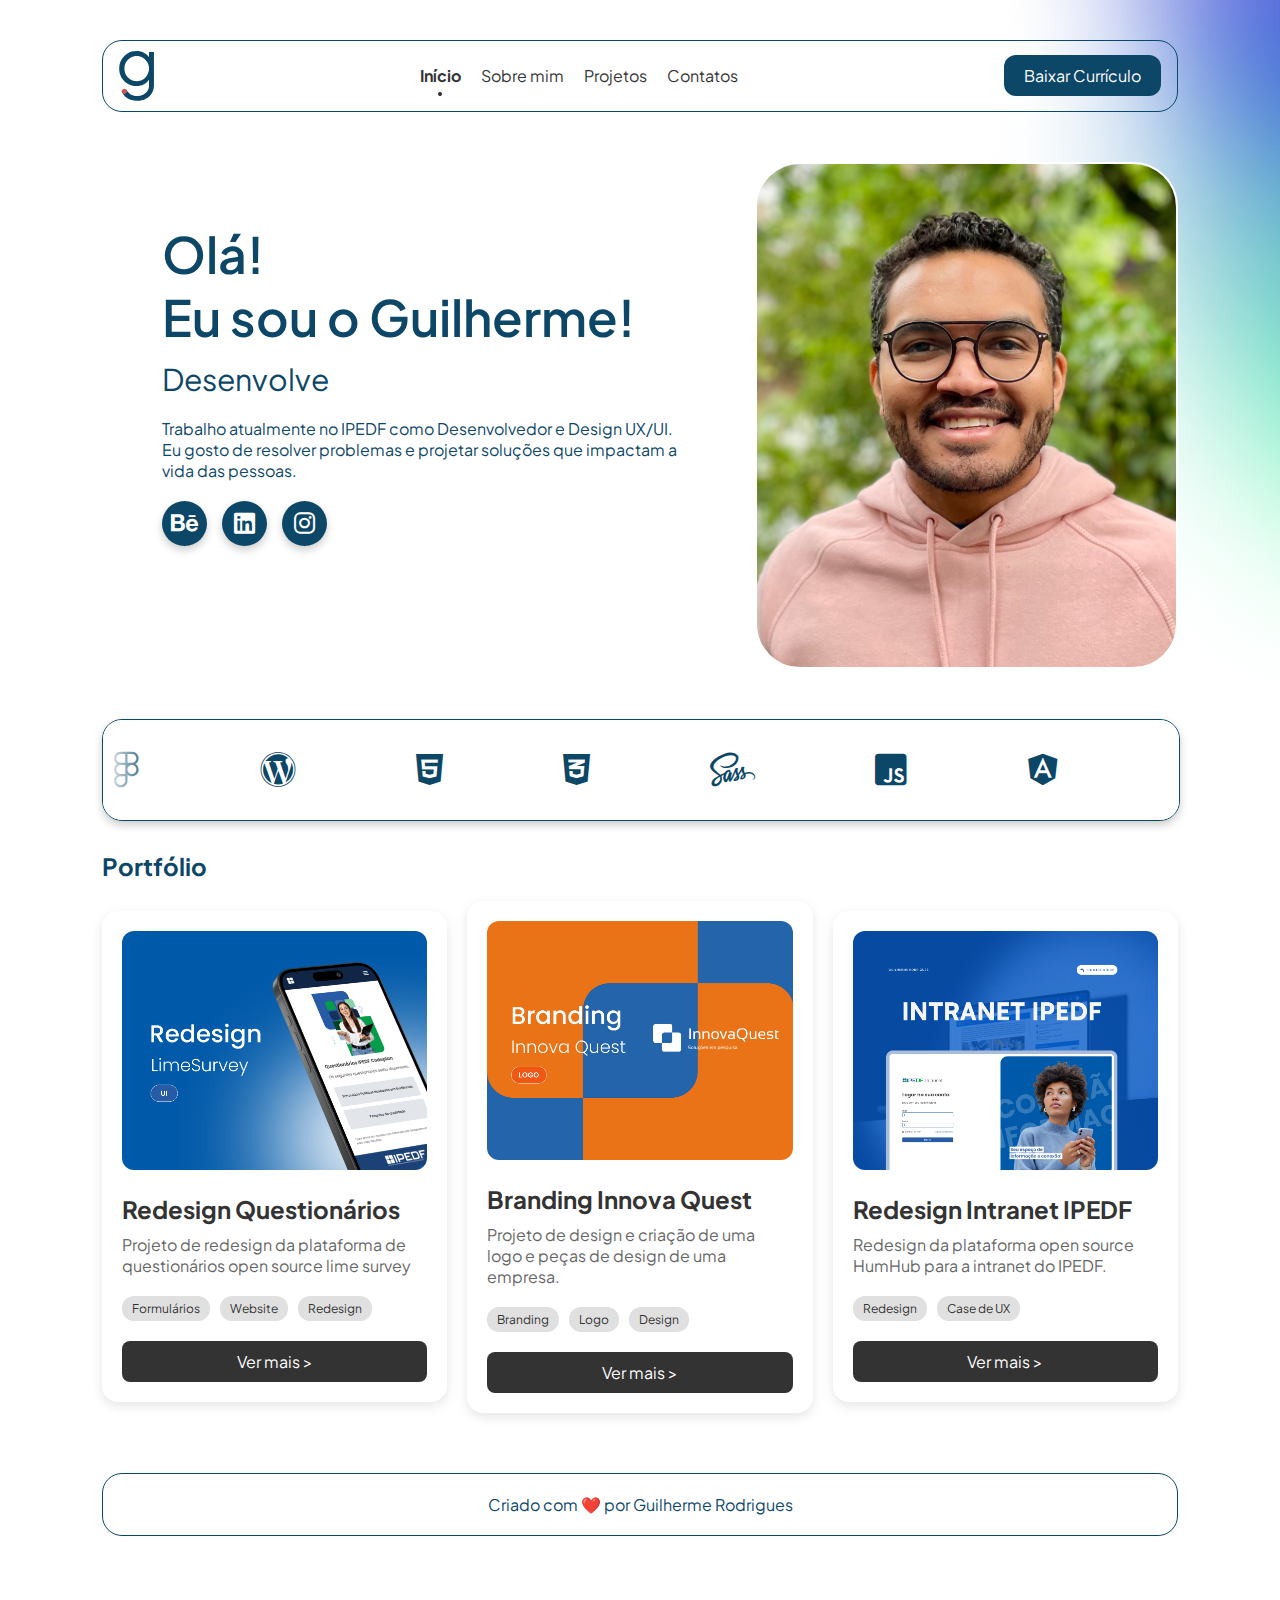
<file: index.html>
<!DOCTYPE html>
<html lang="pt-br">

<head>
  <meta charset="UTF-8" />
  <meta name="viewport" content="width=device-width, initial-scale=1.0" />
  <title>Guilherme Rodrigues</title>
  <link rel="stylesheet" href="style.css" />
  <link rel="stylesheet" href="https://cdnjs.cloudflare.com/ajax/libs/font-awesome/6.0.0-beta3/css/all.min.css" />
  <style>
    @import url("https://fonts.googleapis.com/css2?family=Plus+Jakarta+Sans:ital,wght@0,200..800;1,200..800&display=swap");
  </style>
  <link rel="shortcut icon" href="assets/logo.ico" />
</head>

<body class="container">
  <header>
    <nav>
      <img src="/assets/logo.svg" alt="Logo" />
      <!-- Ícone do menu hambúrguer -->
      <div class="hamburger" onclick="toggleMenu()">
        <div></div>
        <div></div>
        <div></div>
      </div>

      <!-- Menu de navegação -->
      <ul class="nav-menu">
        <li class="active"><a href="index.html">Início</a></li>
        <li><a href="sobre.html">Sobre mim</a></li>
        <li><a href="projetos.html">Projetos</a></li>
        <li><a href="contato.html">Contatos</a></li>
      </ul>
      <a href="/assets/Guilherme-Rodrigues.pdf" target="_blank" class="curriculo-button">
        <button>Baixar Currículo</button>
      </a>
    </nav>
  </header>

  <div class="profile">
    <div class="labels">
      <h1 id="hello">Olá! <br>
        Eu sou o Guilherme!</h1>
      <p id="cargo"></p>
      <p id="description">
        Trabalho atualmente no IPEDF como Desenvolvedor e Design UX/UI. Eu
        gosto de resolver problemas e projetar soluções que impactam a vida
        das pessoas.
      </p>
      <div class="social-buttons">
        <a href="https://www.behance.net/guilhermecrodrigues" class="social-button" aria-label="Behance"
          target="_blank">
          <i class="fab fa-behance"></i>
        </a>
        <a href="https://www.linkedin.com/in/guilherme-cr/" class="social-button" aria-label="LinkedIn" target="_blank">
          <i class="fab fa-linkedin"></i>
        </a>
        <a href="https://www.instagram.com/guidesignr" class="social-button" aria-label="Instagram" target="_blank">
          <i class="fab fa-instagram"></i>
        </a>
      </div>
    </div>

    <img id="profile-pic" src="/assets/profile.svg" alt="Logo" />
  </div>

  <div class="carousel">
    <div class="group">
      <i class="fab fa-figma" title="Figma"></i>
      <i class="fab fa-wordpress" title="WordPress"></i>
      <i class="fab fa-html5" title="HTML5"></i>
      <i class="fab fa-css3-alt" title="CSS3"></i>
      <i class="fab fa-sass" title="Sass"></i>
      <i class="fab fa-js-square" title="JavaScript"></i>
      <i class="fab fa-angular" title="Angular"></i>
      <i class="fab fa-bootstrap" title="Bootstrap"></i>
      <i class="fab fa-git" title="Git"></i>
      <i class="fab fa-gitlab" title="GitLab"></i>
    </div>
    <!-- Grupo duplicado para criar o loop infinito -->
  </br>
    <div aria-hidden="true" class="group">
      <i class="fab fa-figma" title="Figma"></i>
      <i class="fab fa-wordpress" title="WordPress"></i>
      <i class="fab fa-html5" title="HTML5"></i>
      <i class="fab fa-css3-alt" title="CSS3"></i>
      <i class="fab fa-sass" title="Sass"></i>
      <i class="fab fa-js-square" title="JavaScript"></i>
      <i class="fab fa-angular" title="Angular"></i>
      <i class="fab fa-bootstrap" title="Bootstrap"></i>
      <i class="fab fa-git" title="Git"></i>
      <i class="fab fa-gitlab" title="GitLab"></i>
    </div>
  </div>
  

  <div class="portfolio">
    <h2>Portfólio</h2>
    <div class="projects">

      <!-- Card 1 -->
      <div class="project-card">
        <div class="project-image">
          <img src="/assets/capa-1.png" alt="Project Image">
        </div>
        <div class="project-content">
          <h2>Redesign Questionários</h2>
          <p>Projeto de redesign da plataforma de questionários open source lime survey</p>
          <div class="tags">
            <span>Formulários</span>
            <span>Website</span>
            <span>Redesign</span>
          </div>
          <button class="button-project" onclick="goToProject1()">Ver mais ></button>
        </div>
      </div>

      <!-- Card 2 -->
      <div class="project-card">
        <div class="project-image">
          <img src="/assets/capa-innova-home.png" alt="Project Image">
        </div>
        <div class="project-content">
          <h2>Branding Innova Quest</h2>
          <p>Projeto de design e criação de uma logo e peças de design de uma empresa.</p>
          <div class="tags">
            <span>Branding</span>
            <span>Logo</span>
            <span>Design</span>
          </div>
          <button class="button-project" onclick="">Ver mais ></button>
        </div>
      </div>

      <!-- Card 3 -->
      <div class="project-card">
        <div class="project-image">
          <img src="/assets/intranet/capa.png" alt="Project Image">
        </div>
        <div class="project-content">
          <h2>Redesign Intranet IPEDF</h2>
          <p>Redesign da plataforma open source HumHub para a intranet do IPEDF.</p>
          <div class="tags">
            <span>Redesign</span>
            <span>Case de UX</span>
          </div>
          <button class="button-project" onclick="goToProject3()">Ver mais ></button>
        </div>
      </div>

    </div>
  
  </div>
  <script src="script.js"></script>

  <footer>
    <p class="footer-credits">Criado com ❤️ por Guilherme Rodrigues</p>
  </footer>
</body>

</html>
</file>
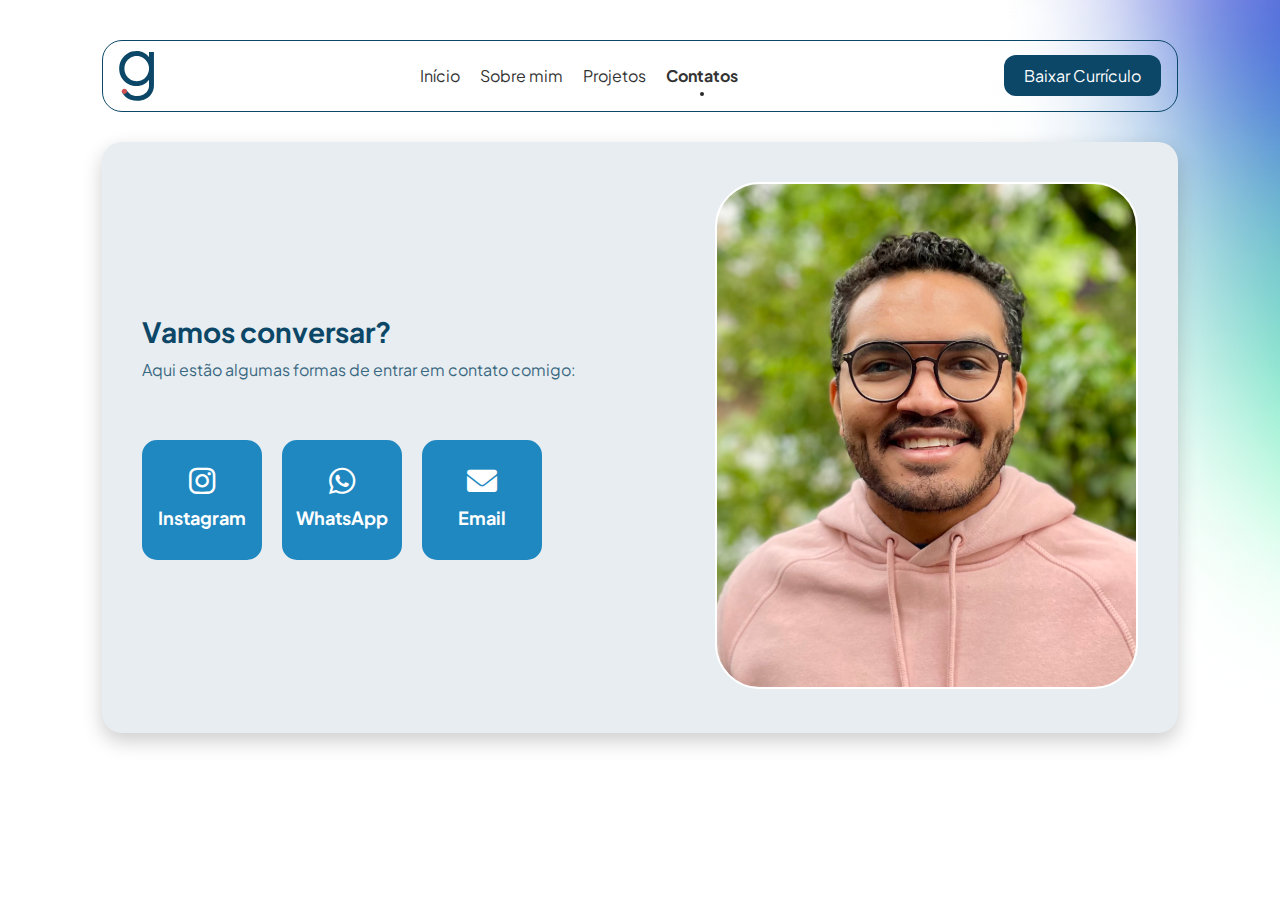
<file: contato.html>
<!DOCTYPE html>
<html lang="en">

<head>
    <meta charset="UTF-8" />
    <meta name="viewport" content="width=device-width, initial-scale=1.0" />
    <title>Guilherme Rodrigues</title>
    <link rel="stylesheet" href="style.css" />
    <link rel="stylesheet" href="https://cdnjs.cloudflare.com/ajax/libs/font-awesome/6.0.0-beta3/css/all.min.css" />
    <style>
        @import url("https://fonts.googleapis.com/css2?family=Plus+Jakarta+Sans:ital,wght@0,200..800;1,200..800&display=swap");
    </style>
</head>

<body class="container">
    <header>
        <nav>
            <img src="/assets/logo.svg" alt="Logo" />
            <!-- Ícone do menu hambúrguer -->
            <div class="hamburger" onclick="toggleMenu()">
                <div></div>
                <div></div>
                <div></div>
            </div>

            <!-- Menu de navegação -->
            <ul class="nav-menu">
                <li><a href="index.html">Início</a></li>
                <li><a href="sobre.html">Sobre mim</a></li>
                <li><a href="projetos.html">Projetos</a></li>
                <li class="active"><a href="contato.html">Contatos</a></li>
            </ul>
            <a href="/assets/Guilherme-Rodrigues.pdf" target="_blank" class="curriculo-button">
                <button>Baixar Currículo</button>
            </a>
        </nav>
    </header>
    <div class="contato-card">
        <div class="contato-texto">
            <h2>Vamos conversar?</h2>
            <p>Aqui estão algumas formas de entrar em contato comigo:</p>
            <div class="contato-links">
                <div class="contato-item instagram">
                    <a href="https://www.instagram.com/guidesignr" target="_blank">
                        <i class="fab fa-instagram"></i>
                        <h3>Instagram</h3>
                    </a>
                </div>
                <div class="contato-item whatsapp">
                    <a href="https://wa.me/5561999467864" target="_blank">
                        <i class="fab fa-whatsapp"></i>
                        <h3>WhatsApp</h3>
                    </a>
                </div>
                <div class="contato-item email">
                    <a href="mailto:carvalho.guilhermer@gmail.com" target="_blank">
                        <i class="fas fa-envelope"></i>
                        <h3>Email</h3>
                    </a>
                </div>
            </div>
        </div>
        <div class="contato-imagem">
            <img src="/assets/profile.svg" alt="Minha foto de perfil">
        </div>
    </div>
</body>

</html>
</file>
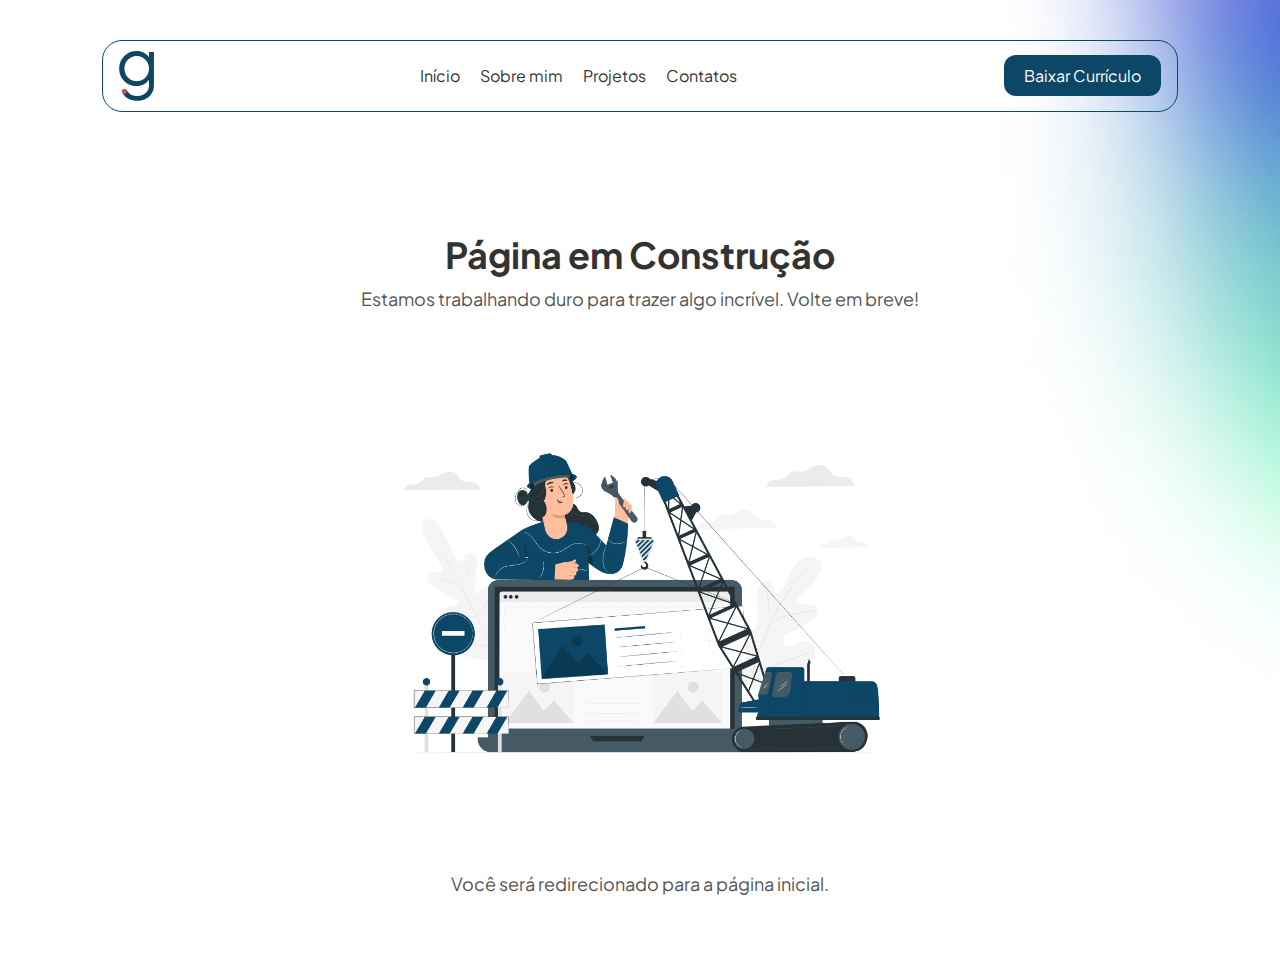
<file: emconstrucao.html>
<!DOCTYPE html>
<html lang="en">

<head>
  <meta charset="UTF-8">
  <meta name="viewport" content="width=device-width, initial-scale=1.0">
  <title>Página em Construção</title>
  <link rel="stylesheet" href="style.css">
  <link rel="stylesheet" href="https://cdnjs.cloudflare.com/ajax/libs/font-awesome/6.0.0-beta3/css/all.min.css" />
  <style>
    @import url("https://fonts.googleapis.com/css2?family=Plus+Jakarta+Sans:ital,wght@0,200..800;1,200..800&display=swap");
  </style>
</head>

<body class="container">
  <header>
    <nav>
      <img src="/assets/logo.svg" alt="Logo" />
      <!-- Ícone do menu hambúrguer -->
      <div class="hamburger" onclick="toggleMenu()">
        <div></div>
        <div></div>
        <div></div>
      </div>

      <!-- Menu de navegação -->
      <ul class="nav-menu">
        <li><a href="index.html">Início</a></li>
        <li><a href="sobre.html">Sobre mim</a></li>
        <li><a href="projetos.html">Projetos</a></li>
        <li><a href="contato.html">Contatos</a></li>
      </ul>
      <a href="/assets/Guilherme-Rodrigues.pdf" target="_blank" class="curriculo-button">
        <button>Baixar Currículo</button>
      </a>
    </nav>
  </header>
  <!-- Conteúdo Principal -->
  <div class="construction-container">
    <div class="construction-content">
      <h1>Página em Construção</h1>
      <p>Estamos trabalhando duro para trazer algo incrível. Volte em breve!</p>
      <img src="/assets/emconstrucao.png" alt="Página em Construção">
      <p class="redirect-message">Você será redirecionado para a página inicial.</p>
    </div>
  </div>
  <script>
    // Redireciona o usuário para o index.html após 5 segundos
    setTimeout(function () {
      window.location.href = 'index.html';
    }, 5000);
  </script>
</body>

</html>
</file>
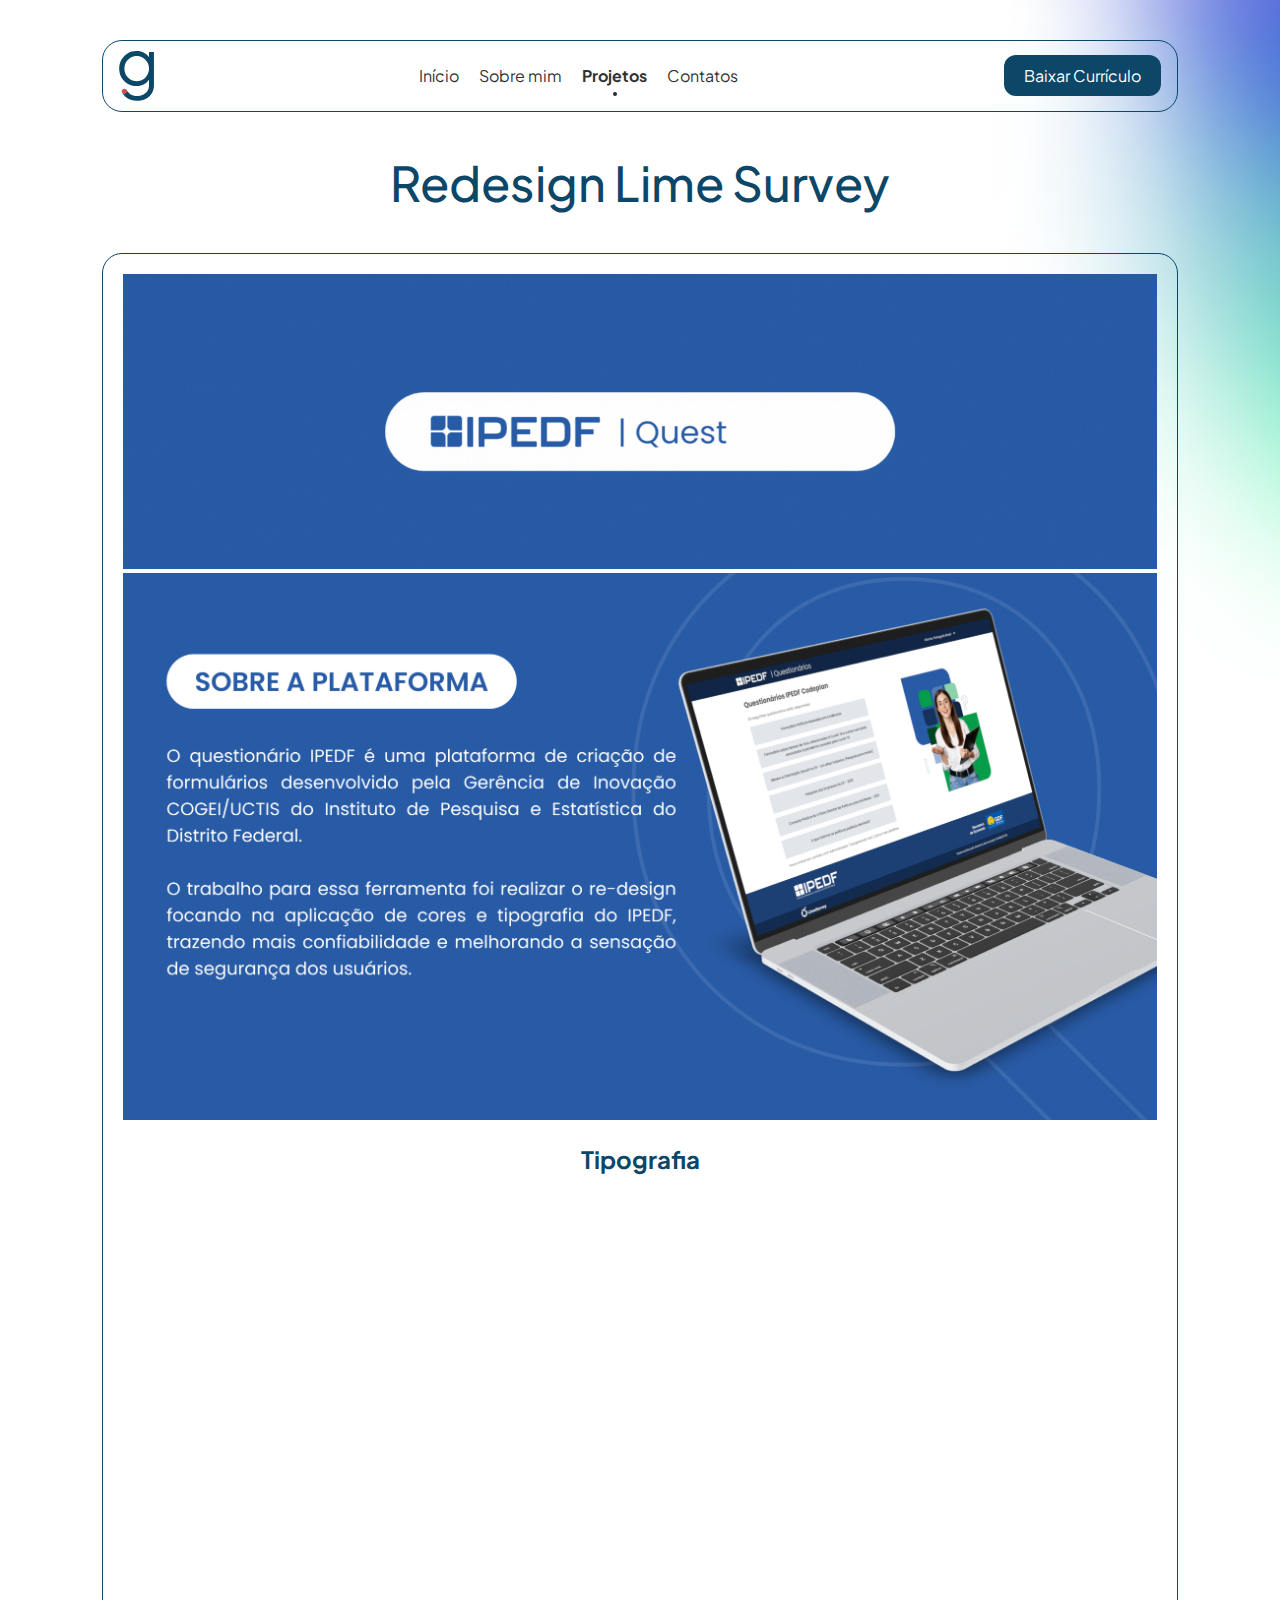
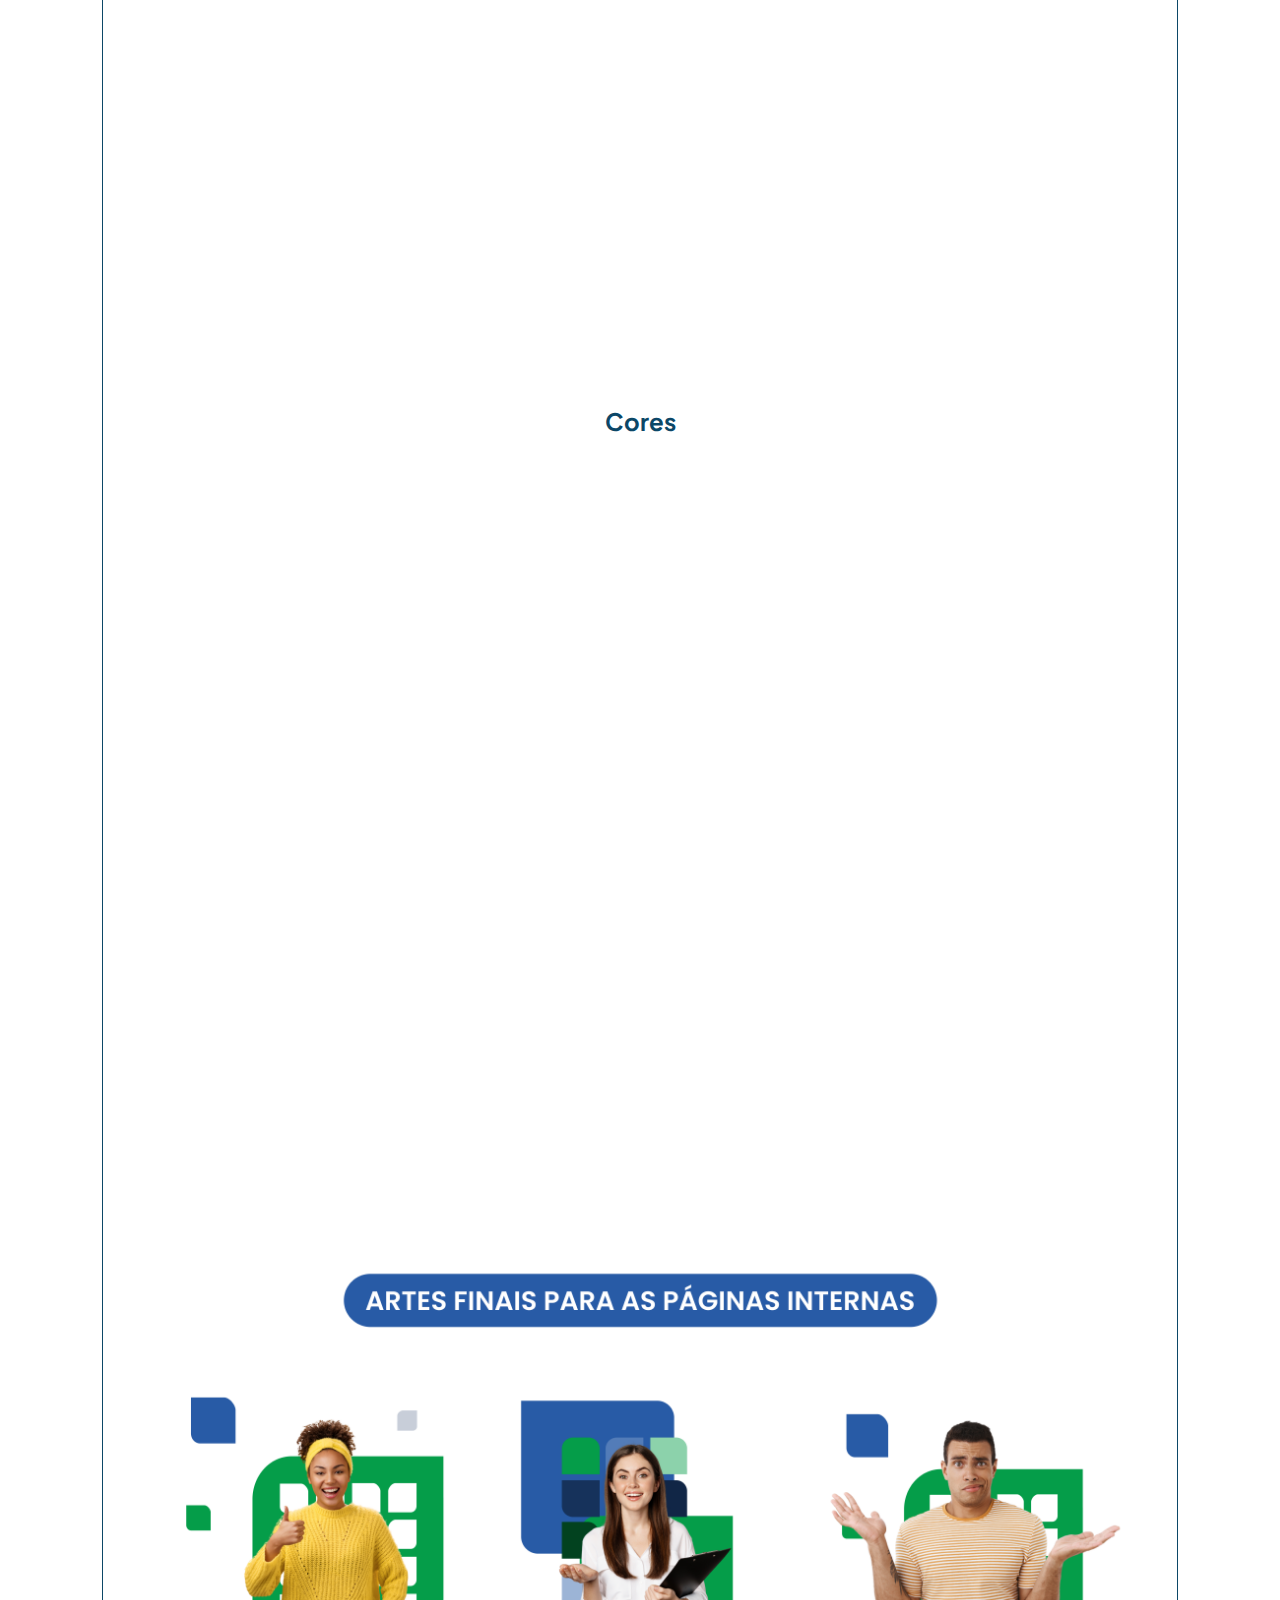
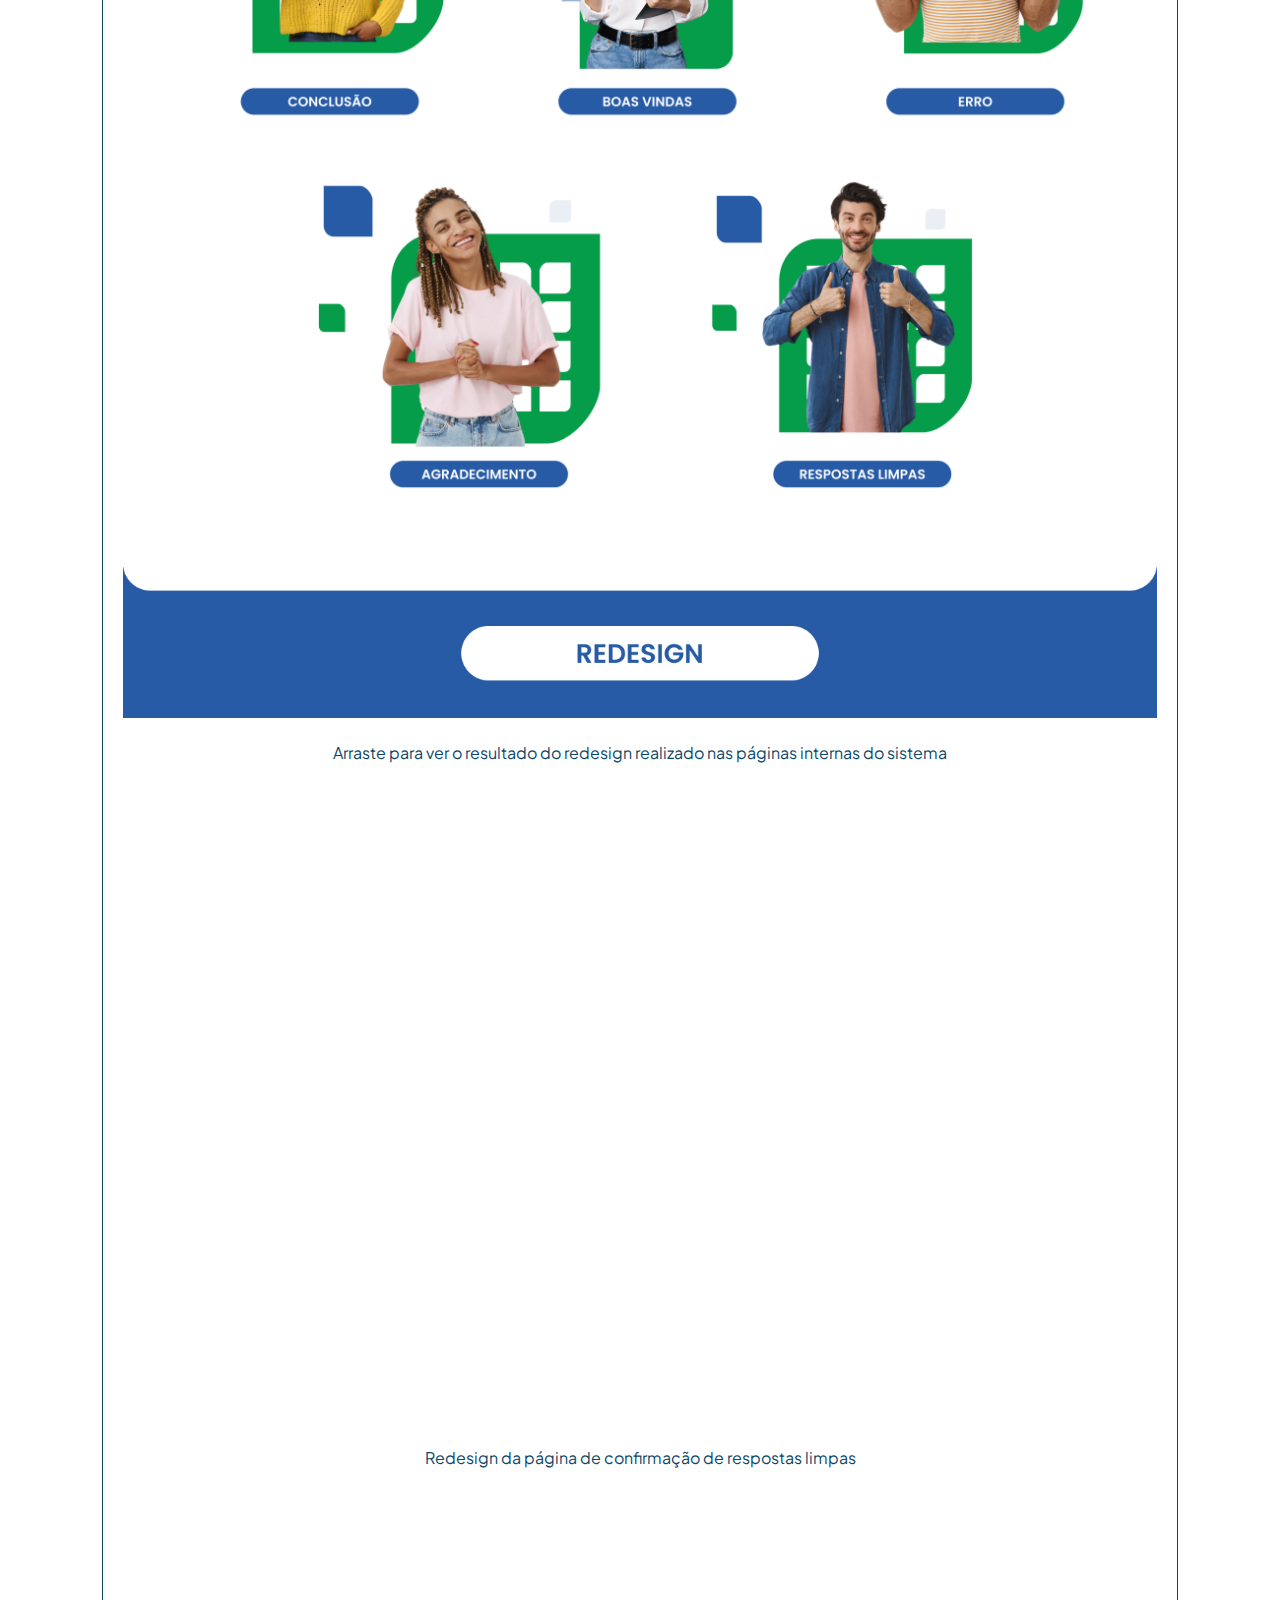
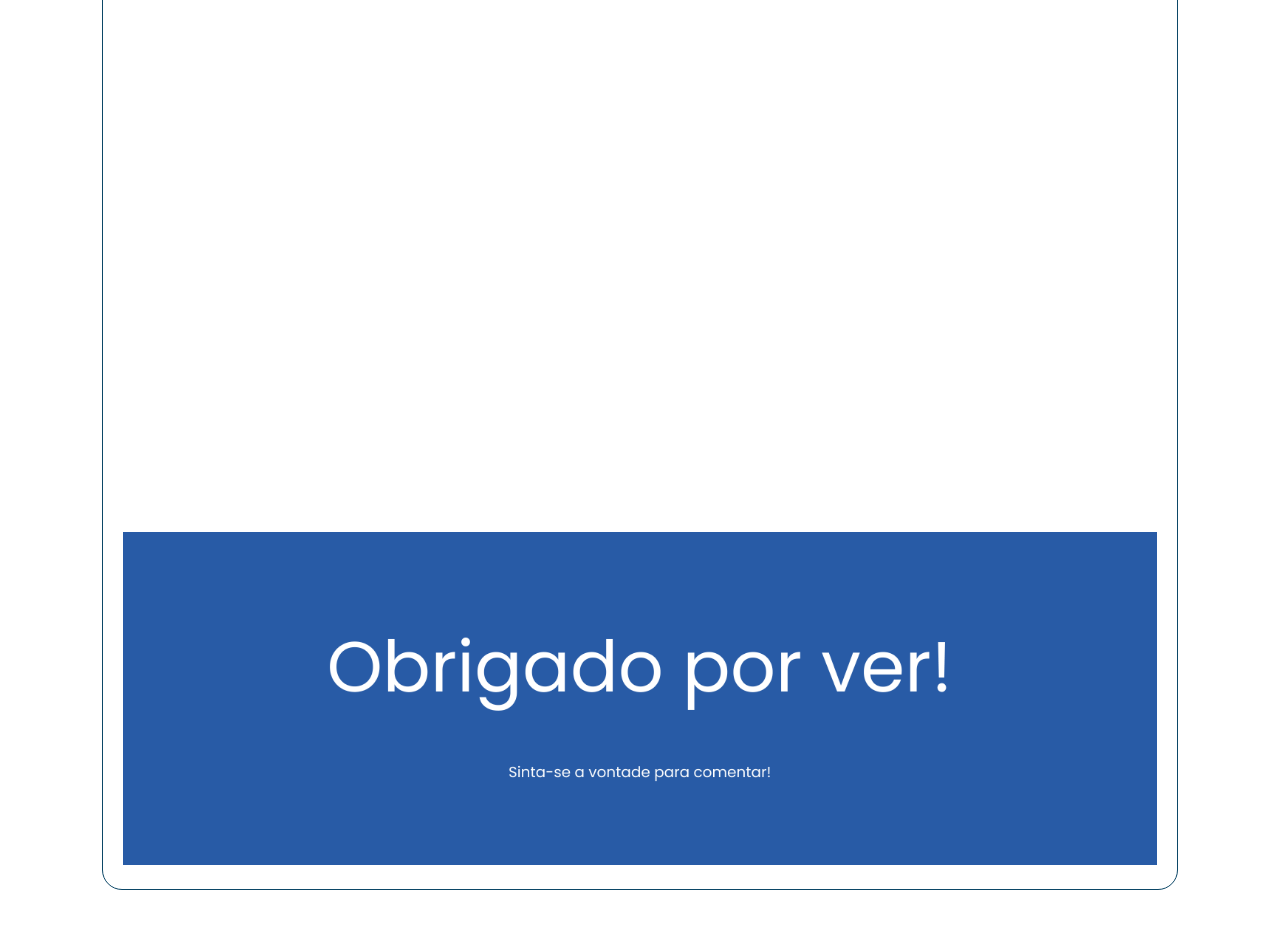
<file: limesurvey.html>
<!DOCTYPE html>
<html lang="en">

<head>
    <meta charset="UTF-8" />
    <meta name="viewport" content="width=device-width, initial-scale=1.0" />
    <title>Guilherme Rodrigues</title>
    <link rel="stylesheet" href="style.css" />
    <link rel="stylesheet" href="https://cdnjs.cloudflare.com/ajax/libs/font-awesome/6.0.0-beta3/css/all.min.css" />
    <style>
        @import url("https://fonts.googleapis.com/css2?family=Plus+Jakarta+Sans:ital,wght@0,200..800;1,200..800&display=swap");
    </style>
</head>

<body class="container">
    <header>
        <nav>
            <img src="/assets/logo.svg" alt="Logo" />
            <!-- Ícone do menu hambúrguer -->
            <div class="hamburger" onclick="toggleMenu()">
                <div></div>
                <div></div>
                <div></div>
            </div>

            <!-- Menu de navegação -->
            <ul class="nav-menu">
                <li><a href="index.html">Início</a></li>
                <li><a href="sobre.html">Sobre mim</a></li>
                <li class="active"><a href="projetos.html">Projetos</a></li>
                <li><a href="contato.html">Contatos</a></li>
            </ul>
            <a href="/assets/Guilherme-Rodrigues.pdf" target="_blank" class="curriculo-button">
                <button>Baixar Currículo</button>
            </a>
        </nav>
    </header>
    <h2 class="title"> Redesign Lime Survey </h2>
    <div class="content">
        <img src="/assets/limesurvey/gif1.gif" alt="">
        <img src="/assets/limesurvey/2.png" alt="">
        <h2 class="sub-title">Tipografia</h2>
        <iframe
            src="https://player.vimeo.com/video/1001372581?h=b01296164a&amp;autoplay=1&amp;loop=1&amp;title=0&amp;byline=0&amp;portrait=0"
            width="100%" height="788px" frameborder="0" allow="autoplay" allowfullscreen
            sandbox="allow-same-origin allow-scripts allow-pointer-lock allow-forms allow-popups"></iframe>
        <h2 class="sub-title">Cores</h2>
        <iframe
            src="https://player.vimeo.com/video/1001372604?h=0912acd58d&amp;autoplay=1&amp;loop=1&amp;title=0&amp;byline=0&amp;portrait=0"
            width="100%" height="788px" frameborder="0" allow="autoplay" allowfullscreen
            sandbox="allow-same-origin allow-scripts allow-pointer-lock allow-forms allow-popups"></iframe>
        <img src="/assets/limesurvey/6.png" alt="" srcset="">
        <img src="/assets/limesurvey/Group 79.png" alt="" srcset="">
        <p class="text">Arraste para ver o resultado do redesign realizado nas páginas internas do sistema</p>
        <iframe frameborder="0" class="juxtapose" width="100%" height="640px"
            src="https://cdn.knightlab.com/libs/juxtapose/latest/embed/index.html?uid=35dac454-600d-11ef-9397-d93975fe8866"
            sandbox="allow-same-origin allow-scripts allow-pointer-lock allow-forms allow-popups"></iframe>
        <p class="text">Redesign da página de confirmação de respostas limpas</p>
        <iframe frameborder="0" class="juxtapose" width="100%" height="640px"
            src="https://cdn.knightlab.com/libs/juxtapose/latest/embed/index.html?uid=33d69b3c-600e-11ef-9397-d93975fe8866"
            sandbox="allow-same-origin allow-scripts allow-pointer-lock allow-forms allow-popups"></iframe>
            <img src="/assets/limesurvey/Group 82.png" alt="">

    </div>


</body>

</html>
</file>
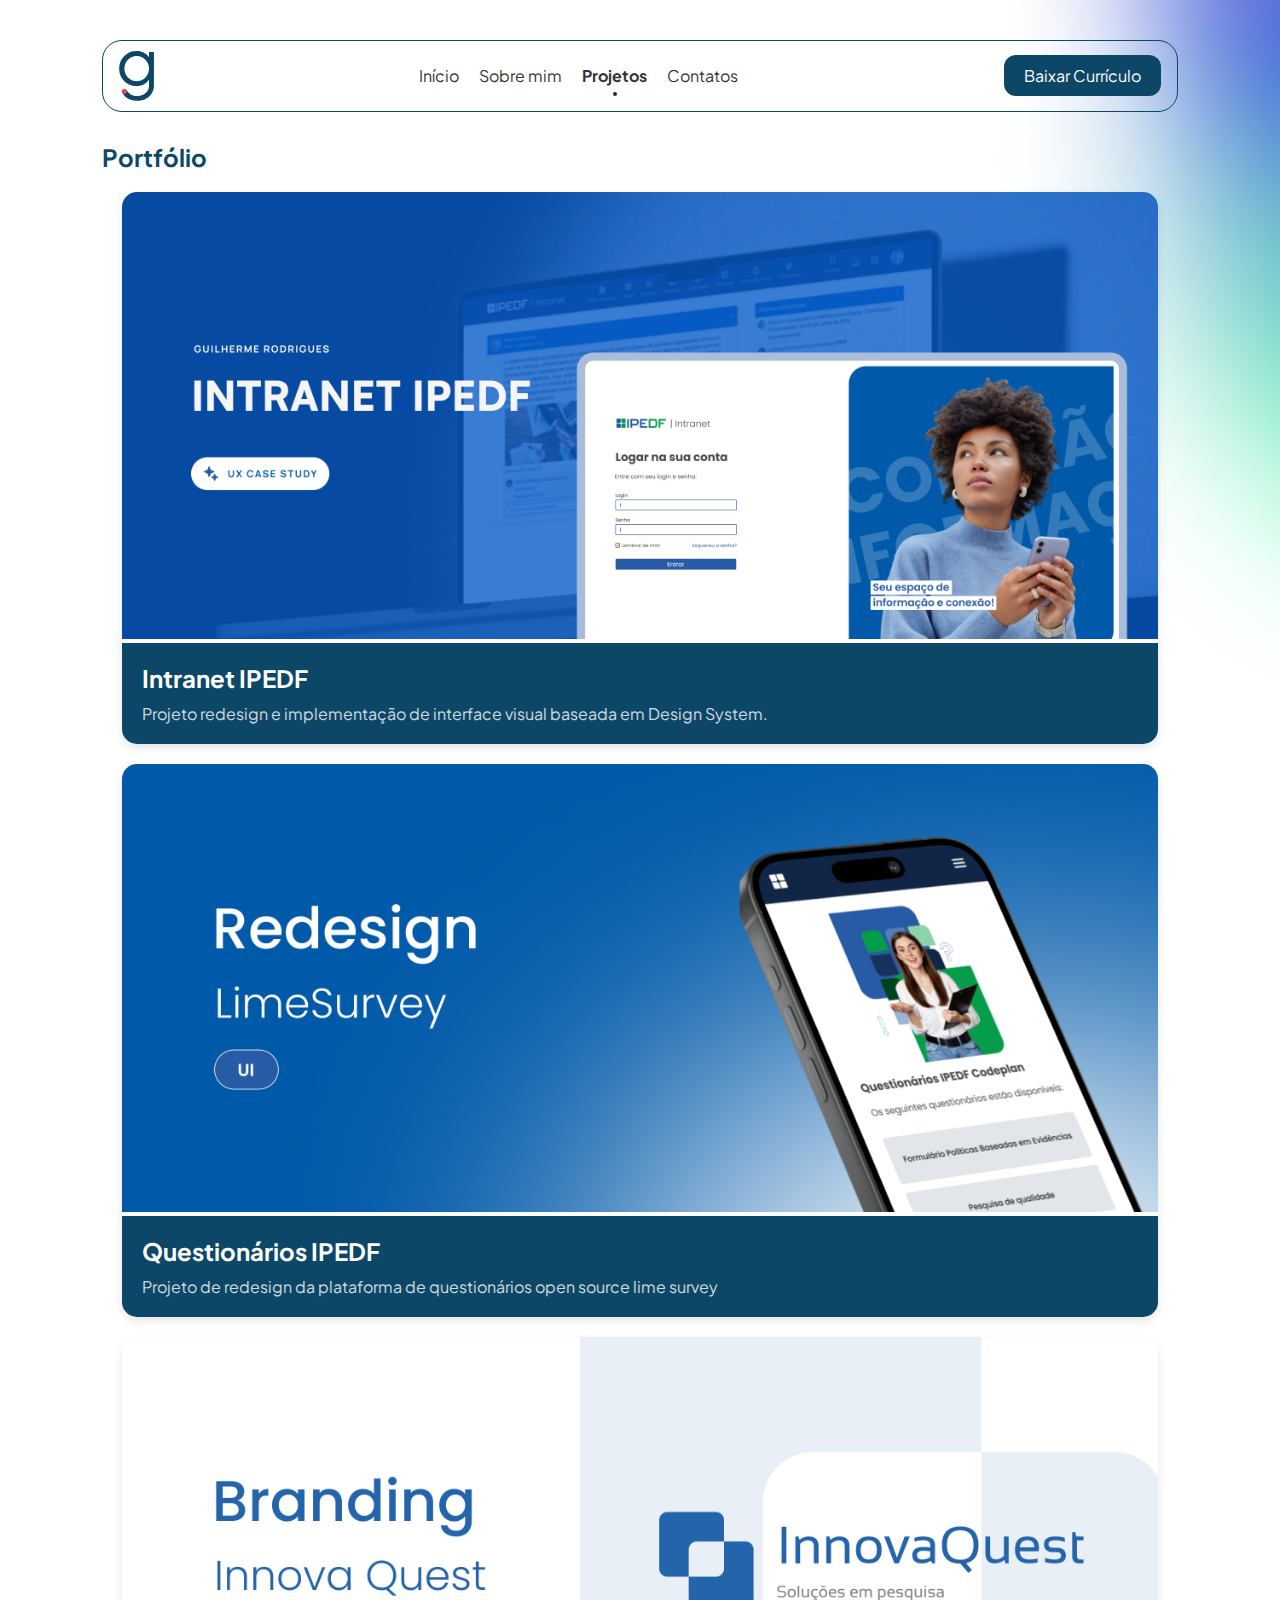
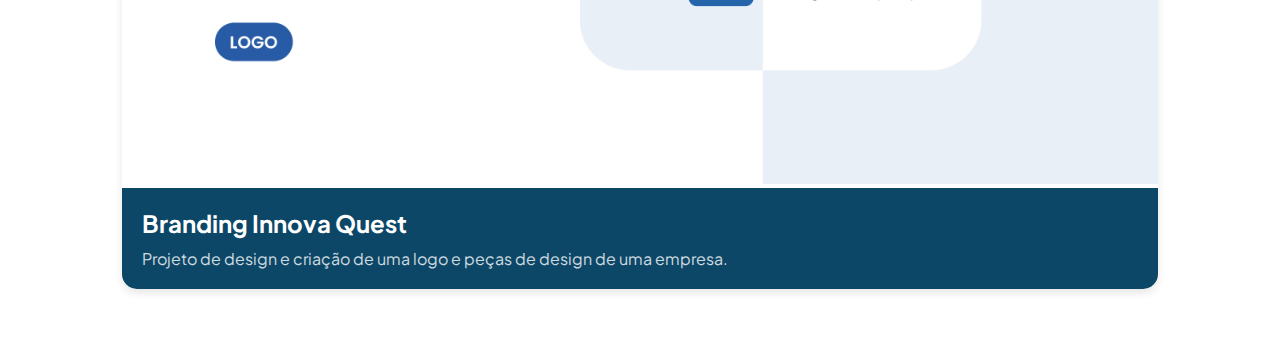
<file: projetos.html>
<!DOCTYPE html>
<html lang="en">

<head>
    <meta charset="UTF-8" />
    <meta name="viewport" content="width=device-width, initial-scale=1.0" />
    <title>Guilherme Rodrigues</title>
    <link rel="stylesheet" href="style.css" />
    <link rel="stylesheet" href="https://cdnjs.cloudflare.com/ajax/libs/font-awesome/6.0.0-beta3/css/all.min.css" />
    <style>
        @import url("https://fonts.googleapis.com/css2?family=Plus+Jakarta+Sans:ital,wght@0,200..800;1,200..800&display=swap");
    </style>
</head>

<body class="container">
    <header>
        <nav>
            <img src="/assets/logo.svg" alt="Logo" />
            <!-- Ícone do menu hambúrguer -->
            <div class="hamburger" onclick="toggleMenu()">
                <div></div>
                <div></div>
                <div></div>
            </div>

            <!-- Menu de navegação -->
            <ul class="nav-menu">
                <li><a href="index.html">Início</a></li>
                <li><a href="sobre.html">Sobre mim</a></li>
                <li class="active"><a href="projetos.html">Projetos</a></li>
                <li><a href="contato.html">Contatos</a></li>
            </ul>
            <a href="/assets/Guilherme-Rodrigues.pdf" target="_blank" class="curriculo-button">
                <button>Baixar Currículo</button>
            </a>
        </nav>
    </header>

    <div class="portfolio">
        <h2>Portfólio</h2>
        <div class="projetos">
            <div class="projeto-card">
                <a href="intranet.html" class="projeto-link">
                    <div class="image-container">
                        <img src="/assets/capa-horizontal.png" alt="Imagem do Projeto">
                    </div>
                    <div class="projeto-info">
                        <h2>Intranet IPEDF</h2>
                        <p>Projeto redesign e implementação de interface visual baseada em Design System.</p>
                    </div>
                </a>
            </div>
            <div class="projeto-card">
                <a href="limesurvey.html" class="projeto-link">
                    <div class="image-container">
                        <img src="/assets/capa-limesurvey.png" alt="Imagem do Projeto">
                    </div>
                    <div class="projeto-info">
                        <h2>Questionários IPEDF</h2>
                        <p>Projeto de redesign da plataforma de questionários open source lime survey</p>
                    </div>
                </a>
            </div>
            <div class="projeto-card">
                <a href="emconstrucao.html" class="projeto-link">
                    <div class="image-container">
                        <img src="/assets/capa-innova.png" alt="Imagem do Projeto">
                    </div>
                    <div class="projeto-info">
                        <h2>Branding Innova Quest</h2>
                        <p>Projeto de design e criação de uma logo e peças de design de uma empresa.</p>
                    </div>
                </a>
            </div>
            
        </div>
    </div>

</body>

</html>
</file>
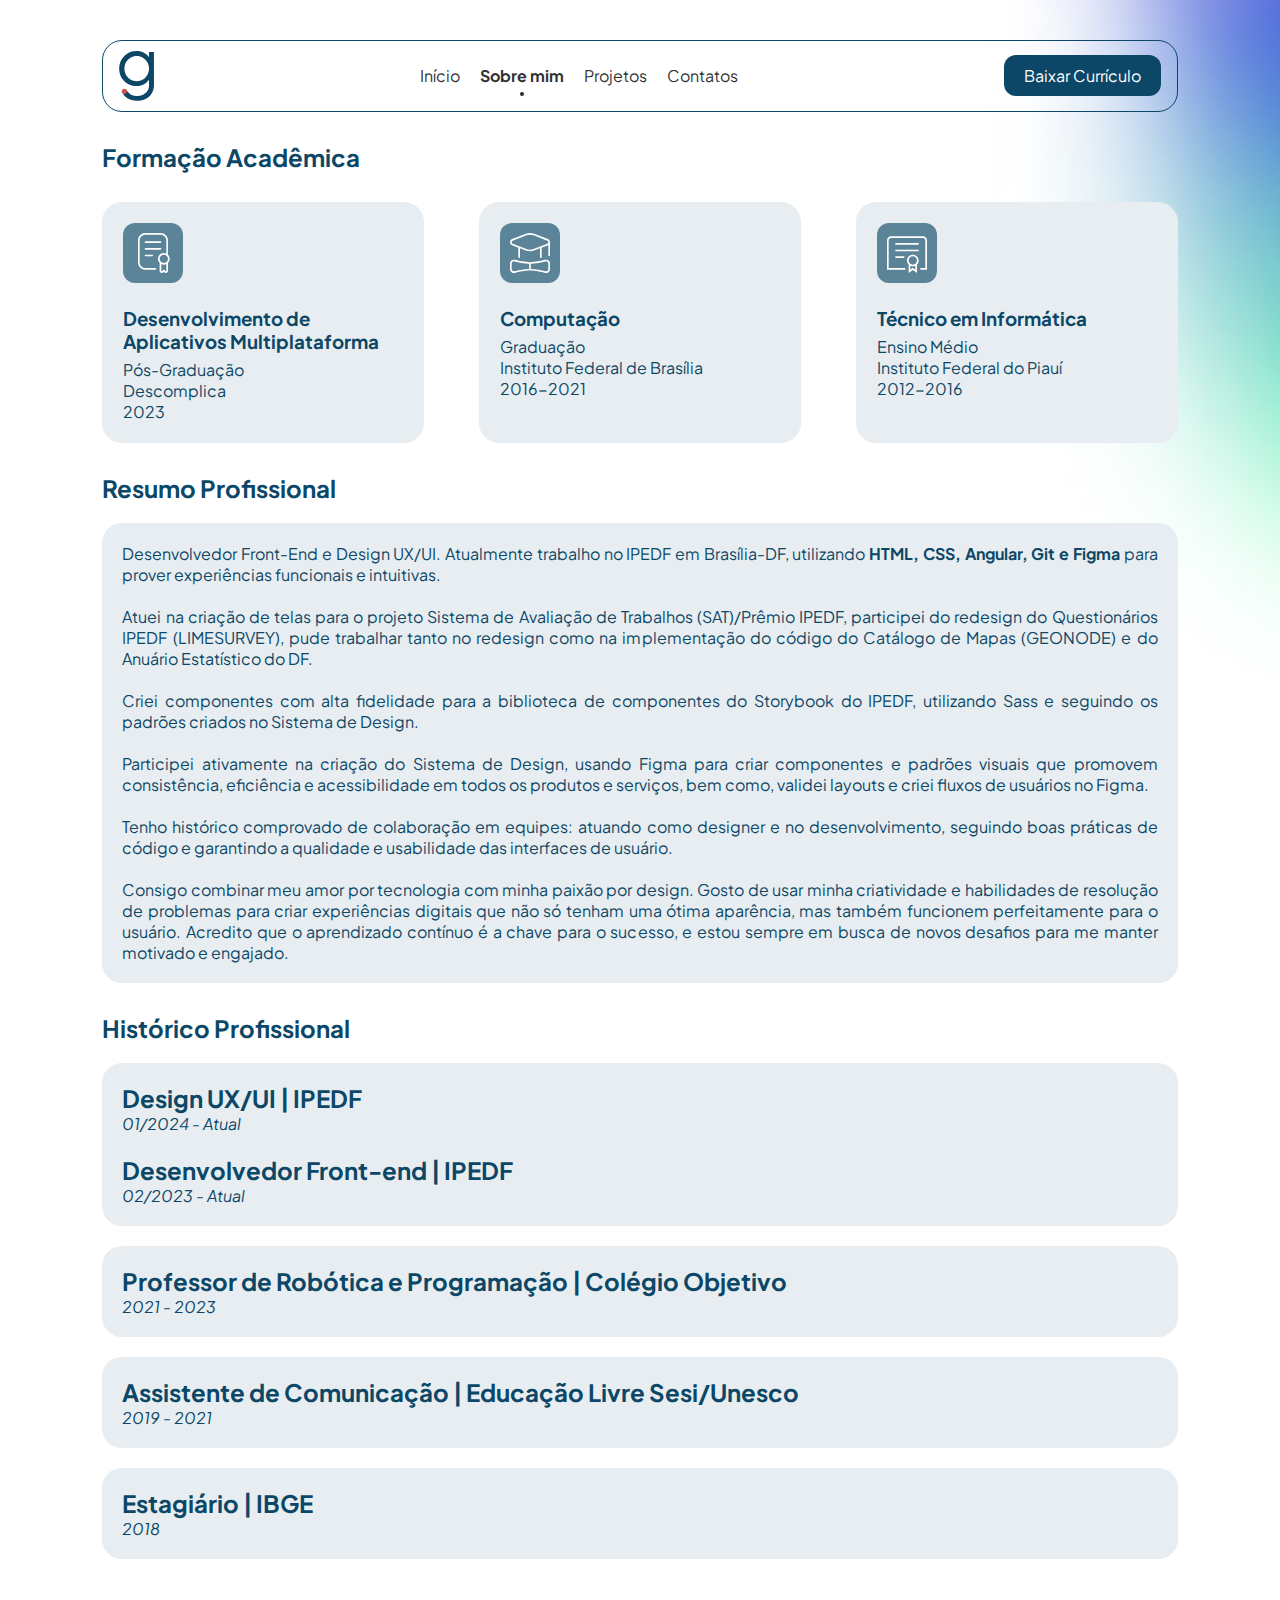
<file: sobre.html>
<!DOCTYPE html>
<html lang="en">

<head>
  <meta charset="UTF-8" />
  <meta name="viewport" content="width=device-width, initial-scale=1.0" />
  <title>Guilherme Rodrigues</title>
  <link rel="stylesheet" href="style.css" />
  <link rel="stylesheet" href="https://cdnjs.cloudflare.com/ajax/libs/font-awesome/6.0.0-beta3/css/all.min.css" />
  <style>
    @import url("https://fonts.googleapis.com/css2?family=Plus+Jakarta+Sans:ital,wght@0,200..800;1,200..800&display=swap");
  </style>
</head>

<body class="container">
  <header>
    <nav>
      <img src="/assets/logo.svg" alt="Logo" />
      <!-- Ícone do menu hambúrguer -->
      <div class="hamburger" onclick="toggleMenu()">
        <div></div>
        <div></div>
        <div></div>
      </div>

      <!-- Menu de navegação -->
      <ul class="nav-menu">
        <li><a href="index.html">Início</a></li>
        <li class="active"><a href="sobre.html">Sobre mim</a></li>
        <li><a href="projetos.html">Projetos</a></li>
        <li><a href="contato.html">Contatos</a></li>
      </ul>
      <a href="/assets/Guilherme-Rodrigues.pdf" class="curriculo-button">
        <button>Baixar Currículo</button>
      </a>
    </nav>
  </header>

  <div class="formacao">
    <h2>Formação Acadêmica</h2>
    <div class="itens">
      <div class="card-form">
        <img class="icon-card" src="/assets/icon1.svg" alt="Diploma">
        <div class="form-content">
          <h3>Desenvolvimento de Aplicativos Multiplataforma</h3>
          <p>Pós-Graduação</p>
          <p>Descomplica</p>
          <p>2023</p>
        </div>
      </div>
      <div class="card-form">
        <img class="icon-card" src="/assets/icon2.svg" alt="Diploma">
        <div class="form-content">
          <h3>Computação</h3>
          <p>Graduação</p>
          <p>Instituto Federal de Brasília</p>
          <p>2016-2021</p>
        </div>
      </div>
      <div class="card-form">
        <img class="icon-card" src="/assets/icon3.svg" alt="Diploma">
        <div class="form-content">
          <h3>Técnico em Informática</h3>
          <p>Ensino Médio</p>
          <p>Instituto Federal do Piauí</p>
          <p>2012-2016</p>
        </div>
      </div>
    </div>
  </div>

  <div class="work">
    <h2>Resumo Profissional</h2>
    <div class="resume">
      <p id="resume">Desenvolvedor Front-End e Design UX/UI. Atualmente trabalho no IPEDF em Brasília-DF, utilizando <b>
          HTML, CSS, Angular, Git e Figma </b> para prover experiências funcionais e intuitivas.
        <br><br> Atuei na criação de telas para o projeto Sistema de Avaliação de Trabalhos (SAT)/Prêmio IPEDF,
        participei do redesign do Questionários IPEDF (LIMESURVEY), pude trabalhar tanto no redesign como na
        implementação do código do Catálogo de Mapas (GEONODE) e do Anuário Estatístico do DF.
        <br><br> Criei componentes com alta fidelidade para a biblioteca de componentes do Storybook do IPEDF,
        utilizando Sass e seguindo os padrões criados no Sistema de Design.
        <br><br> Participei ativamente na criação do Sistema de Design, usando Figma para criar componentes e padrões
        visuais que promovem consistência, eficiência e acessibilidade em todos os produtos e serviços, bem como,
        validei layouts e criei fluxos de usuários no Figma.
        <br><br> Tenho histórico comprovado de colaboração em equipes: atuando como designer e no desenvolvimento,
        seguindo boas práticas de código e garantindo a qualidade e usabilidade das interfaces de usuário.
        <br><br> Consigo combinar meu amor por tecnologia com minha paixão por design. Gosto de usar minha criatividade
        e habilidades de resolução de problemas para criar experiências digitais que não só tenham uma ótima aparência,
        mas também funcionem perfeitamente para o usuário. Acredito que o aprendizado contínuo é a chave para o sucesso,
        e estou sempre em busca de novos desafios para me manter motivado e engajado.
      </p>
    </div>
  </div>

  <div class="work">
    <h2>Histórico Profissional</h2>
    <div class="resume">
      <h2 id="resume">Design UX/UI | IPEDF</h2>
      <p><i>01/2024 - Atual</i></p>
    </br>
      <h2 id="resume">Desenvolvedor Front-end | IPEDF</h2>
      <p><i>02/2023 - Atual</i></p>
    </div>
    <div class="resume">
      <h2 id="resume">Professor de Robótica e Programação | Colégio Objetivo</h2>
      <p><i>2021 - 2023</i></p>
    </div>
    <div class="resume">
      <h2 id="resume">Assistente de Comunicação | Educação Livre Sesi/Unesco</h2>
      <p><i>2019 - 2021</i></p>
    </div>
    <div class="resume">
      <h2 id="resume">Estagiário | IBGE</h2>
      <p><i>2018</i></p>
    </div>
  </div>

  <script src="script.js"></script>
</body>
</html>
</file>
<file: style.css>
* {
  margin: 0;
  font-family: "Plus Jakarta Sans", sans-serif;
}

body {
  background-color: #fff;
  color: #0C4767;
  background-image: url('/assets/gradientes.png');
  background-repeat: no-repeat;
  background-position: top right;
}

/* Estilizando o header e o nav */
header {
  background-color: transparent;
  padding: 10px 16px;
  color: #fff;
  border-radius: 20px;
  border: #0C4767 solid 1px;
}

/* Criando o espaçamento do body */
.container {
  padding: 40px 8%;
}

nav {
  display: flex;
  align-items: center;
  justify-content: space-between;
}

/* Estilizando a imagem */
nav img {
  max-height: 50px;
  object-fit: contain;
}

/* Estilizando a lista do menu */
ul {
  list-style: none;
  margin: 0;
  padding: 0;
  display: flex;
}

ul li {
  margin: 0 15px;
}

ul li a {
  color: #2A2A2A;
  text-decoration: none;
  font-size: 16px;
  transition: color 0.3s;
}

ul li a:hover {
  font-weight: 600;
}

/* Estilizando o botão */
button {
  background-color: #0C4767;
  border: none;
  color: #fff;
  padding: 10px 20px;
  border-radius: 12px;
  cursor: pointer;
  font-size: 16px;
  transition: background-color 0.3s;
}

button:hover {
  background-color: #0056b3;
}

/* Estilizando o item ativo */
ul li.active a {
  font-weight: bold;
  position: relative;
}

/* Adicionando a bolinha embaixo do item ativo */
ul li.active a::after {
  content: "";
  position: absolute;
  left: 50%;
  bottom: -10px;
  transform: translateX(-50%);
  width: 4px;
  height: 4px;
  border-radius: 50%;
  background-color: #2A2A2A;
}

.profile {
  display: flex;
  margin: 50px 0px;
}

.labels {
  padding: 60px;
}

#profile-pic {
  width: auto;
  height: auto;
}

/* Estilizando as labels */
#hello {
  font-size: 50px;
  font-style: normal;
  font-weight: 600;
  line-height: normal;
}

#cargo {
  font-size: 30px;
  font-style: normal;
  font-weight: 400;
  line-height: normal;
  margin-top: 12px
}

/* Estilizando o contêiner dos botões */
.social-buttons {
  display: flex;
  gap: 15px;
  justify-content: start;
  padding: 20px 0px;
}

/* Estilizando cada botão */
.social-button {
  display: flex;
  align-items: center;
  justify-content: center;
  width: 45px;
  height: 45px;
  background-color: #0C4767;
  border-radius: 50%;
  box-shadow: 0 4px 8px rgba(0, 0, 0, 0.2);
  text-decoration: none;
  color: #fff;
  font-size: 24px;
  transition: background-color 0.3s, color 0.3s;
}

.social-button:hover {
  background-color: #f0f0f0;
  color: #0C4767;
}

#description {
  margin-top: 20px;
}

/* Estilizando o contêiner da fita */
/* .tech-ribbon {
  display: flex;
  flex-wrap: wrap;
  justify-content: center;
  align-items: center;
  padding: 10px;
  border-radius: 20px;
  box-shadow: 0 4px 8px rgba(0, 0, 0, 0.2);
  gap: 30px;
  border: #0C4767 solid 1px;
} */
/* Contêiner principal */
.carousel {
  display: flex;
  overflow: hidden; /* Esconde os ícones fora da área visível */
  position: relative;
  width: 100%; /* Ajuste conforme o layout */
  height: 100px; /* Altura ajustável */
  border-radius: 20px;
  box-shadow: 0 4px 8px rgba(0, 0, 0, 0.2);
  border: #0C4767 solid 1px;
  align-items: center;
}

/* Grupo de ícones */
.group {
  display: flex;
  gap: 100px; /* Espaço entre os ícones */
  animation: scroll 15s linear infinite; /* Animação de rolagem */
  padding-right: 100px;
}

/* Ícones */
.group i {
  font-size: 2rem;
  color: #0c4767;
  flex-shrink: 0; /* Garante que os ícones não encolham */
}

/* Pausa ao passar o mouse */
.carousel:hover .group {
  animation-play-state: paused; /* Pausa a animação */
}

/* Animação */
@keyframes scroll {
  0% {
    transform: translateX(0); /* Início */
  }
  100% {
    transform: translateX(-100%); /* Sai completamente da tela */
  }
}
.carousel::before,
.carousel::after {
  content: ""; /* Adiciona gradientes para as bordas */
  position: absolute;
  top: 0;
  bottom: 0;
  width: 50px;
  z-index: 1;
  pointer-events: none; /* Permite interação com os ícones mesmo sobre o gradiente */
}
.carousel::before {
  left: 0;
  background: linear-gradient(to right, #fff, transparent);
}

.carousel::after {
  right: 0;
  background: linear-gradient(to left, #fff, transparent);
}

/* Estilizando cada ícone */
.carousel i {
  color: #0C4767;
  font-size: 36px;
  margin: 10px;
  transition: color 0.3s, transform 0.3s;
}

/* Efeito de hover para os ícones */
.carousel i:hover {
  color: #007bff;
  transform: scale(1.2);
}

.produtos {
  display: flex;
  gap: 20px;
  margin: 20px 0px;
}

/* Estilizando o contêiner com a imagem de fundo */
.background-container {
  width: 649.95px;
  height: 328.63px;
  padding: 18.31px;
  background-image: url("/assets/figura1.jpg");
  background-size: cover;
  background-position: center;
  border-radius: 18.31px;
  display: flex;
  flex-direction: column;
  justify-content: flex-end;
  align-items: start;
  gap: 14.65px;
}

/* Estilizando o conteúdo de texto */
.text-content {
  text-align: left;
  color: white;
  width: 100%;
}

/* Estilizando o título */
.title {
  font-size: 21.97px;
  font-weight: 500;
  line-height: 26.36px;
  letter-spacing: 0.02px;
  word-wrap: break-word;
}

/* Estilizando a descrição */
.description {
  font-size: 15.56px;
  font-weight: 400;
  line-height: 20.14px;
  letter-spacing: 0.07px;
  word-wrap: break-word;
  margin-top: 20px;
}

/* Estilizando a div do portfólio */
.portfolio {
  margin-top: 30px;
}

.projects {
  display: flex;
  justify-content: space-between;
  align-items: center;
  gap: 20px;
}

/* Estilos do cartão do projeto */
.project-card {
  background-color: #fff;
  border-radius: 16px;
  box-shadow: 0 4px 12px rgba(0, 0, 0, 0.1);
  width: 320px;
  overflow: hidden;
  text-align: left;
  padding: 20px;
  margin-top: 20px;
  transition: transform 0.3s ease-in-out;
}

.project-card:hover {
  transform: translateY(-10px);
}

.project-image img {
  width: 100%;
  border-radius: 12px;
}

.project-content {
  padding: 20px 0 0;
}

.project-content h2 {
  font-size: 24px;
  margin-bottom: 10px;
  color: #333;
}

.project-content p {
  font-size: 16px;
  color: #666;
  margin-bottom: 20px;
}

/* Estilos das tags */
.tags {
  display: flex;
  justify-content: initial;
  gap: 10px;
  margin-bottom: 20px;
}

.tags span {
  background-color: #e0e0e0;
  border-radius: 12px;
  padding: 5px 10px;
  font-size: 12px;
  color: #333;
}

/* Estilos do botão */
.button-project {
  background-color: #333;
  color: #fff;
  border: none;
  padding: 10px 20px;
  border-radius: 8px;
  cursor: pointer;
  font-size: 16px;
  transition: background-color 0.3s;
  width: 100%;
}

button:hover {
  background-color: #555;
}

/* Conteúdo da página de construção */
.construction-container {
  display: flex;
  flex-direction: column;
  justify-content: center;
  align-items: center;
  height: 100%;
  text-align: center;
  margin-top: 120px;
}

.construction-content h1 {
  font-size: 36px;
  color: #333;
  margin-bottom: 10px;
}

.construction-content p {
  font-size: 18px;
  color: #555;
  margin-bottom: 20px;
}

.construction-content img {
  max-width: 50%;
  height: auto;
}

/* Estilos do botão */
.back-button {
  display: inline-block;
  background-color: #0C4767;
  color: #fff;
  padding: 10px 20px;
  text-decoration: none;
  border-radius: 5px;
  font-size: 16px;
  margin-top: 20px;
  transition: background-color 0.3s;
}

.back-button:hover {
  background-color: #0056b3;
}

/* Estilos para o menu hambúrguer */
.hamburger {
  display: none;
  /* Ocultar o menu hambúrguer por padrão */
  cursor: pointer;
  width: 30px;
  height: 25px;
  display: flex;
  flex-direction: column;
  justify-content: space-between;
}

.hamburger div {
  width: 100%;
  height: 5px;
  background-color: #333;
  border-radius: 3px;
}

/* Estilos para o menu quando estiver visível */
.nav-menu {
  display: flex;
  /* Mostrar o menu como uma lista horizontal por padrão */
  list-style: none;
  margin: 0;
  padding: 0;
}

.nav-menu li {
  margin: 0 10px;
}

.nav-menu a {
  text-decoration: none;
  color: #333;
}

.hamburger {
  display: none;
}

/* Esconda o menu padrão e configure o menu hambúrguer para mobile */
@media (max-width: 768px) {
  .hamburger {
    display: flex;
    /* Mostrar o menu hambúrguer em dispositivos móveis */
  }

  .nav-menu {
    display: none;
    /* Ocultar o menu de navegação por padrão em dispositivos móveis */
    flex-direction: column;
    width: 100%;
    height: auto;
    position: absolute;
    top: 0px;
    /* Ajuste conforme necessário */
    left: 0;
    background-color: #fff;
    box-shadow: 0 2px 5px rgba(0, 0, 0, 0.1);
  }

  .nav-menu.active {
    display: flex;
    /* Mostrar o menu quando ativo */
  }

  .nav-menu li {
    margin: 20px 0;
    text-align: center;
  }

  .curriculo-button {
    display: none;
    /* Mostrar o botão de currículo no mobile */
  }

  .profile {
    flex-wrap: wrap;
  }

  .labels {
    padding: 10px;
  }

  #profile-pic {
    width: 100%;
  }

  .projects {
    justify-content: center;
    flex-direction: column;

  }
}

/* footer */

.footer-credits {
  margin: 60px 0;
  text-align: center;
  border-radius: 20px;
  border: #0C4767 solid 1px;
  padding: 20px;
}

/* Página de Sobre Mim */
.formacao {
  margin-top: 30px;
}

.itens {
  display: flex;
  justify-content: space-between;
  gap: 12px;
  margin-top: 30px;
  flex-wrap: wrap;
}

.card-form {
  border: #e7edf0 solid 1px;
  border-radius: 20px;
  padding: 20px;
  width: 26%;
  background-color: #e7edf0;
  color: #0C4767;
}

.icon-card {
  height: 40px;
  color: #0C4767;
  background: #5c8499;
  padding: 10px;
  border-radius: 12px;
  margin-bottom: 20px;
}

h3 {
  margin-bottom: 6px;
  color: #0C4767 ;
}

.work {
  margin-top: 30px;
}

.form-content p {
  color: #0C4767 ;
}

.resume {

  color: #0C4767;
  background: #e7edf0;
  text-align: justify;
  margin: 20px 0;  
  padding: 20px;
  border-radius: 20px;
}

@media (max-width: 768px) {
  .itens {
    display: flex;
    flex-direction: column;
    align-items: center;
    justify-content: center;
  }

  .card-form {
    width: 80%;
  }
}

/* Página de projetos */

/* Estilo do card */
.projeto-card {
  /* max-width: 450px;  */
  margin: 20px;
  border-radius: 15px;
  overflow: hidden;
  box-shadow: 0 4px 8px rgba(0, 0, 0, 0.1);
  transition: transform 0.3s ease;
}

.projeto-card:hover {
  transform: scale(1.05);
}

.projeto-link {
  text-decoration: none;
  color: inherit;
  display: flex;
  flex-direction: column;
}

.image-container img {
  width: 100%;
  height: auto;
}

.projeto-info {
  background-color: #0C4767;
  color: white;
  padding: 20px;
  text-align: left;
}

.projeto-info h2 {
  font-size: 24px;
  margin-bottom: 10px;
}

.projeto-info p {
  font-size: 16px;
  opacity: 0.8;
}

/* Responsividade para dispositivos móveis */
@media (max-width: 768px) {
  .projeto-card {
    max-width: 100%;
    margin: 10px;
  }

  .projeto-info h2 {
    font-size: 20px;
  }

  .projeto-info p {
    font-size: 14px;
  }
}

/* Contato */
/* Estilos aplicados apenas aos links dentro do card de contato */
.contato-card a {
  text-decoration: none;
  color: white;
}

.contato-card a:visited {
  color: white;
}

/* Estilo do card de contato */
.contato-card {
  margin-top: 30px;
  display: flex;
  justify-content: space-between;
  align-items: center;
  background-color: #e7edf0;
  border-radius: 20px;
  padding: 40px;
  box-shadow: 0 8px 20px rgba(0, 0, 0, 0.2);
  color: #0C4767;
}

.contato-texto h2 {
  font-size: 28px;
  margin-bottom: 10px;
}

.contato-texto p {
  margin-bottom: 60px;
  opacity: 0.8;
}

.contato-links {
  display: flex;
  gap: 20px;
}

.contato-item {
  width: 120px;
  height: 120px;
  background-color: #1f88c0;
  border-radius: 15px;
  display: flex;
  justify-content: center;
  align-items: center;
  flex-direction: column;
  transition: transform 0.3s ease, background-color 0.3s ease;
  text-align: center;
}

.contato-item i {
  font-size: 30px;
  margin-bottom: 10px;
}

.contato-item h3 {
  font-size: 18px;
  color: white;
}

.contato-item:hover {
  transform: scale(1.1);
  background-color: #555;
}

.instagram:hover {
  background-color: #e1306c;
}

.whatsapp:hover {
  background-color: #25d366;
}

.email:hover {
  background-color: #0072c6;
}

.contato-imagem img {
  width: 100%;
  border-radius: 20px;
}

/* Responsividade */
@media (max-width: 768px) {
  .contato-card {
    flex-direction: column;
    padding: 20px;
  }

  .contato-links {
    flex-direction: column;
  }

  .contato-item {
    width: 100%;
  }

  .contato-imagem img {
    width: 150px;
    margin-top: 20px;
  }
}


/* Estilos para projetos */
.content {
  margin-top: 40px;
  border-radius: 20px;
  border: #0C4767 solid 1px;
  padding: 20px;
}

.title {
  font-size: 3rem;
  margin: 40px 0px;
  text-align: center;
  line-height: normal;
}

.content img {
  width: 100%;
}

.sub-title {
  text-align: center;
  margin: 20px 0;
}

.text {
  text-align: center;
  margin: 20px 0px;
}
</file>
